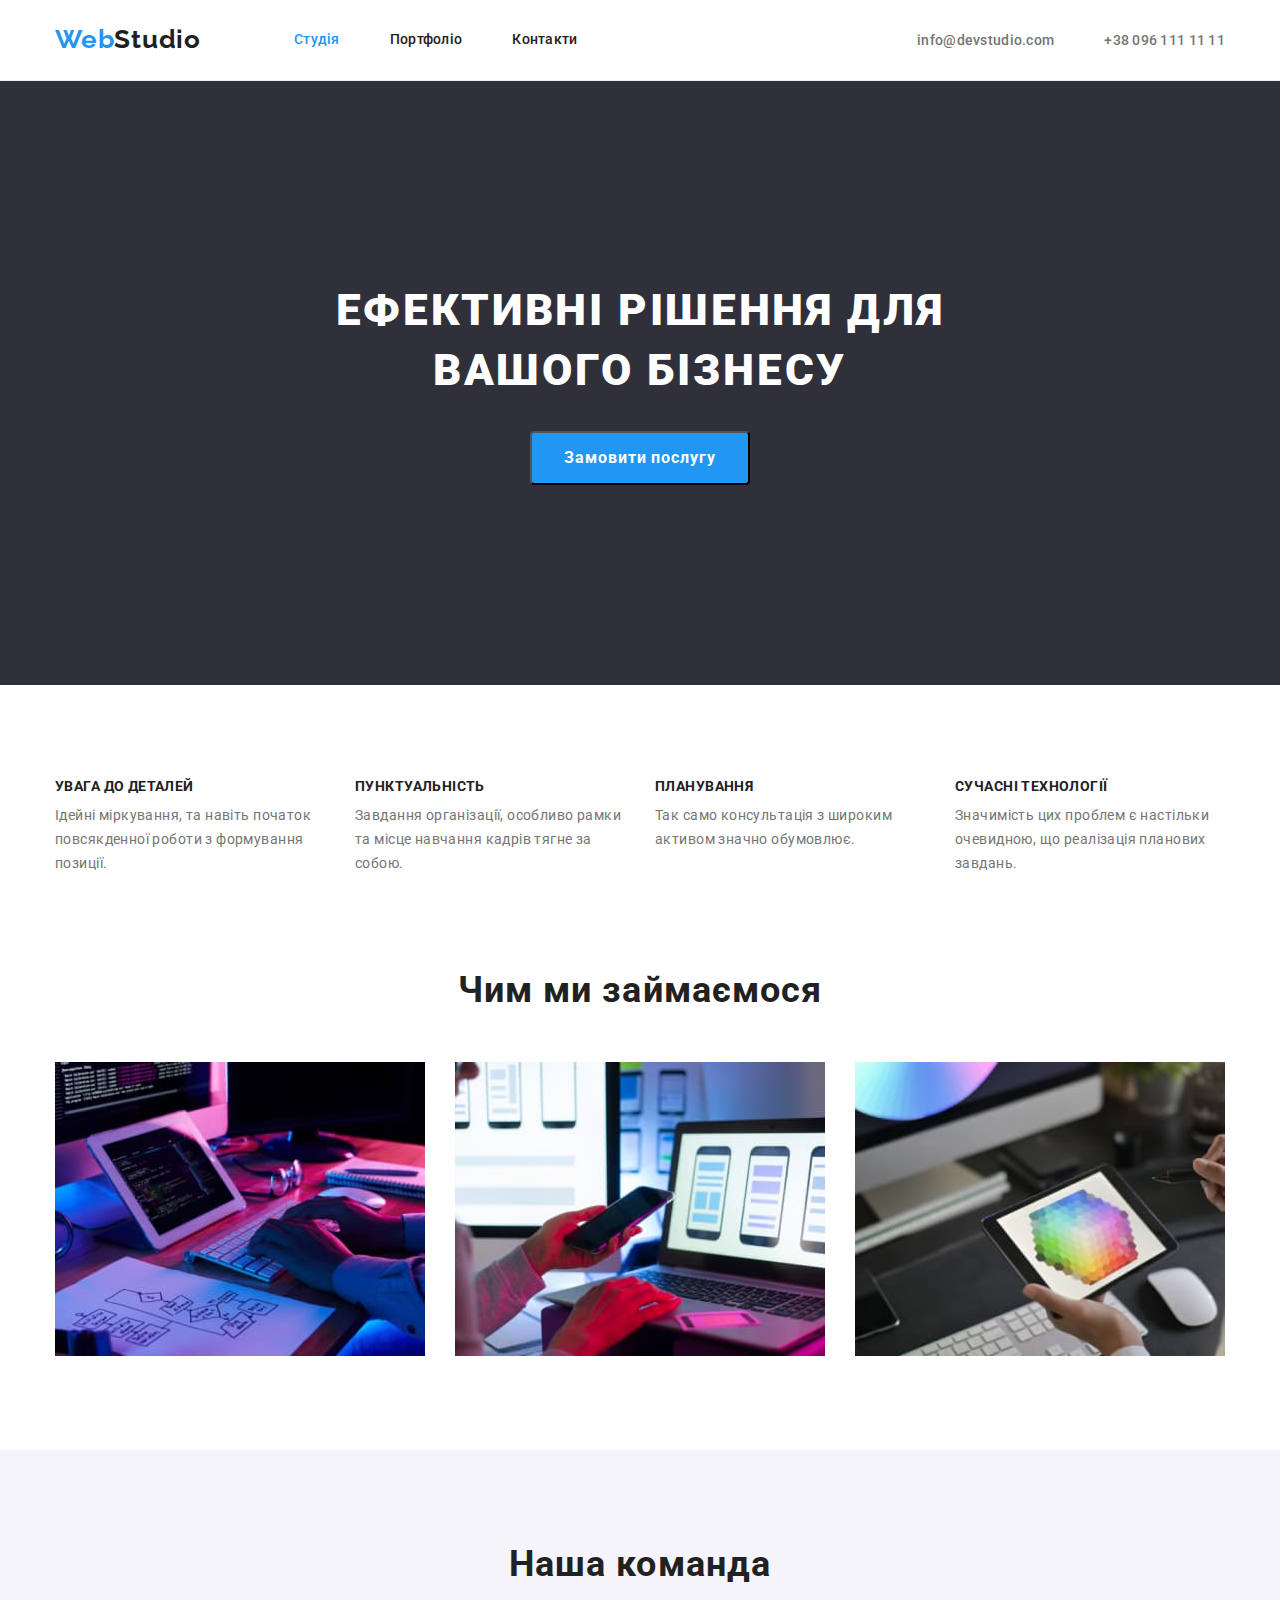
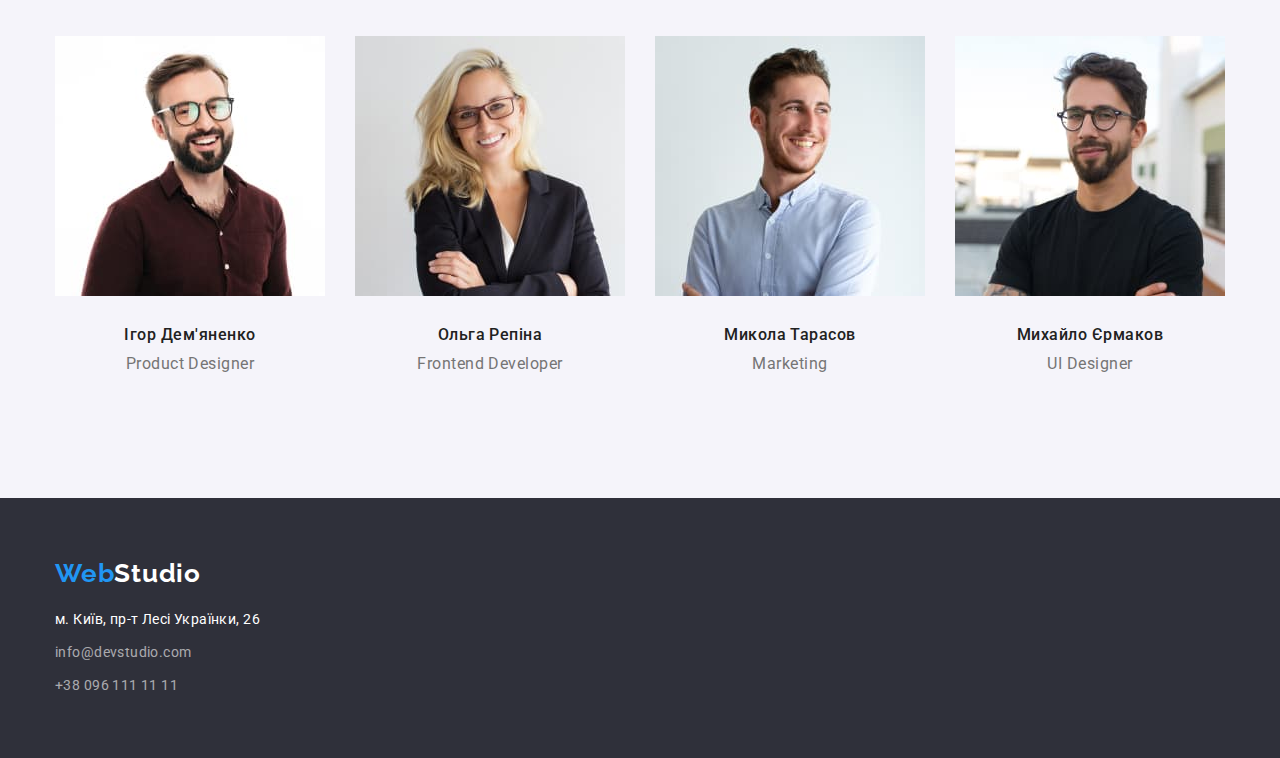
<file: index.html>
<!DOCTYPE html>
<html lang="uk">
  <head>
    <meta charset="UTF-8" />
    <meta http-equiv="X-UA-Compatible" content="IE=edge" />
    <meta name="viewport" content="width=device-width, initial-scale=1.0" />
    <link rel="preconnect" href="https://fonts.googleapis.com" />
    <link rel="preconnect" href="https://fonts.gstatic.com" crossorigin />
    <link
      href="https://fonts.googleapis.com/css2?family=Raleway:wght@700&family=Roboto:wght@400;500;700;900&display=swap"
      rel="stylesheet"
    />
    <link
      rel="stylesheet"
      href="https://cdnjs.cloudflare.com/ajax/libs/modern-normalize/1.1.0/modern-normalize.min.css"
    />
    <title>Студія</title>
    <link rel="stylesheet" href="./css/styles.css" />
  </head>
  <body class="page">
    <header class="header">
      <div class="container main-nav">
        <a class="logo link" href="/"
          >Web<span class="logo-accent">Studio</span></a
        >
        <nav class="header-nav">
          <ul class="header-list list">
            <li class="header-item">
              <a href="" class="header-link current link">Студія</a>
            </li>
            <li class="header-item">
              <a href="./portfolio.html" class="header-link link">Портфоліо</a>
            </li>
            <li class="header-item">
              <a href="" class="header-link link">Контакти</a>
            </li>
          </ul>
        </nav>
        <ul class="connection-list list">
          <li class="connection-item">
            <a href="mailto:info@devstudio.com" class="connection-mail link"
              >info@devstudio.com</a
            >
          </li>
          <li class="connection-item">
            <a href="tel:+380961111111" class="connection-tel link"
              >+38 096 111 11 11</a
            >
          </li>
        </ul>
      </div>
    </header>
    <main>
      <section class="hero">
        <h1 class="hero-title">Ефективні рішення для вашого бізнесу</h1>
        <button type="button" class="hero-btn button">Замовити послугу</button>
      </section>
      <section class="benefits">
        <div class="container">
          <h2 class="visually-hidden">Наші переваги</h2>
          <ul class="benefits-list list">
            <li class="benefits-item">
              <h3 class="benefits-features">Увага до деталей</h3>
              <p class="benefits-bottom-text">
                Ідейні міркування, та навіть початок повсякденної роботи з
                формування позиції.
              </p>
            </li>
            <li class="benefits-item">
              <h3 class="benefits-features">Пунктуальність</h3>
              <p class="benefits-bottom-text">
                Завдання організації, особливо рамки та місце навчання кадрів
                тягне за собою.
              </p>
            </li>
            <li class="benefits-item">
              <h3 class="benefits-features">Планування</h3>
              <p class="benefits-bottom-text">
                Так само консультація з широким активом значно обумовлює.
              </p>
            </li>
            <li class="benefits-item">
              <h3 class="benefits-features">Сучасні технології</h3>
              <p class="benefits-bottom-text">
                Значимість цих проблем є настільки очевидною, що реалізація
                планових завдань.
              </p>
            </li>
          </ul>
        </div>
      </section>
      <section class="promo">
        <div class="container">
          <h2 class="promo-title">Чим ми займаємося</h2>
          <ul class="promo-list list">
            <li class="promo-item">
              <img
                src="./images/img_1.jpg"
                alt="працює за комп'ютером"
                width="370"
                height="294"
              />
            </li>
            <li class="promo-item">
              <img
                src="./images/img_2.jpg"
                alt="порівнює зображення зі смартфона та монітора"
                width="370"
                height="294"
              />
            </li>
            <li class="promo-item">
              <img
                src="./images/img_3.jpg"
                alt="кольорова палітра на планшеті"
                width="370"
                height="294"
              />
            </li>
          </ul>
        </div>
      </section>
      <section class="about">
        <div class="container">
          <h2 class="about-title">Наша команда</h2>
          <ul class="about-list list">
            <li class="about-item">
              <img
                src="./images/img_team_1.jpg"
                alt="усміхнений чоловік"
                width="270"
                height="260"
              />
              <div class="about-card">
                <h3 class="about-name">Ігор Дем'яненко</h3>
                <p lang="en" class="about-bottom-text">Product Designer</p>
              </div>
            </li>
            <li class="about-item">
              <img
                src="./images/img_team_2.jpg"
                alt="усміхнена жінка"
                width="270"
                height="260"
              />
              <div class="about-card">
                <h3 class="about-name">Ольга Репіна</h3>
                <p lang="en" class="about-bottom-text">Frontend Developer</p>
              </div>
            </li>
            <li class="about-item">
              <img
                src="./images/img_team_3.jpg"
                alt="усміхнений хлопець"
                width="270"
                height="260"
              />
              <div class="about-card">
                <h3 class="about-name">Микола Тарасов</h3>
                <p lang="en" class="about-bottom-text">Marketing</p>
              </div>
            </li>
            <li class="about-item">
              <img
                src="./images/img_team_4.jpg"
                alt="хлопець в окулярах"
                width="270"
                height="260"
              />
              <div class="about-card">
                <h3 class="about-name">Михайло Єрмаков</h3>
                <p lang="en" class="about-bottom-text">UI Designer</p>
              </div>
            </li>
          </ul>
        </div>
      </section>
    </main>
    <footer class="footer">
      <div class="container">
        <a class="logo link logo-footer" href="/"
          >Web<span class="logo-color">Studio</span></a
        >
        <address class="footer-address">
          <ul class="footer-list list">
            <li class="footer-item">
              <a
                href="https://goo.gl/maps/C5JSNmvQffLNqYbG8"
                class="footer-link-adress link"
                target="_blank"
                rel="noopener nofollow noreferrer"
                >м. Київ, пр-т Лесі Українки, 26</a
              >
            </li>
            <li class="footer-item">
              <a href="mailto:info@devstudio.com" class="footer-mail link"
                >info@devstudio.com</a
              >
            </li>
            <li class="footer-item">
              <a href="tel:+380961111111" class="footer-tel link"
                >+38 096 111 11 11</a
              >
            </li>
          </ul>
        </address>
      </div>
    </footer>
  </body>
</html>
</file>
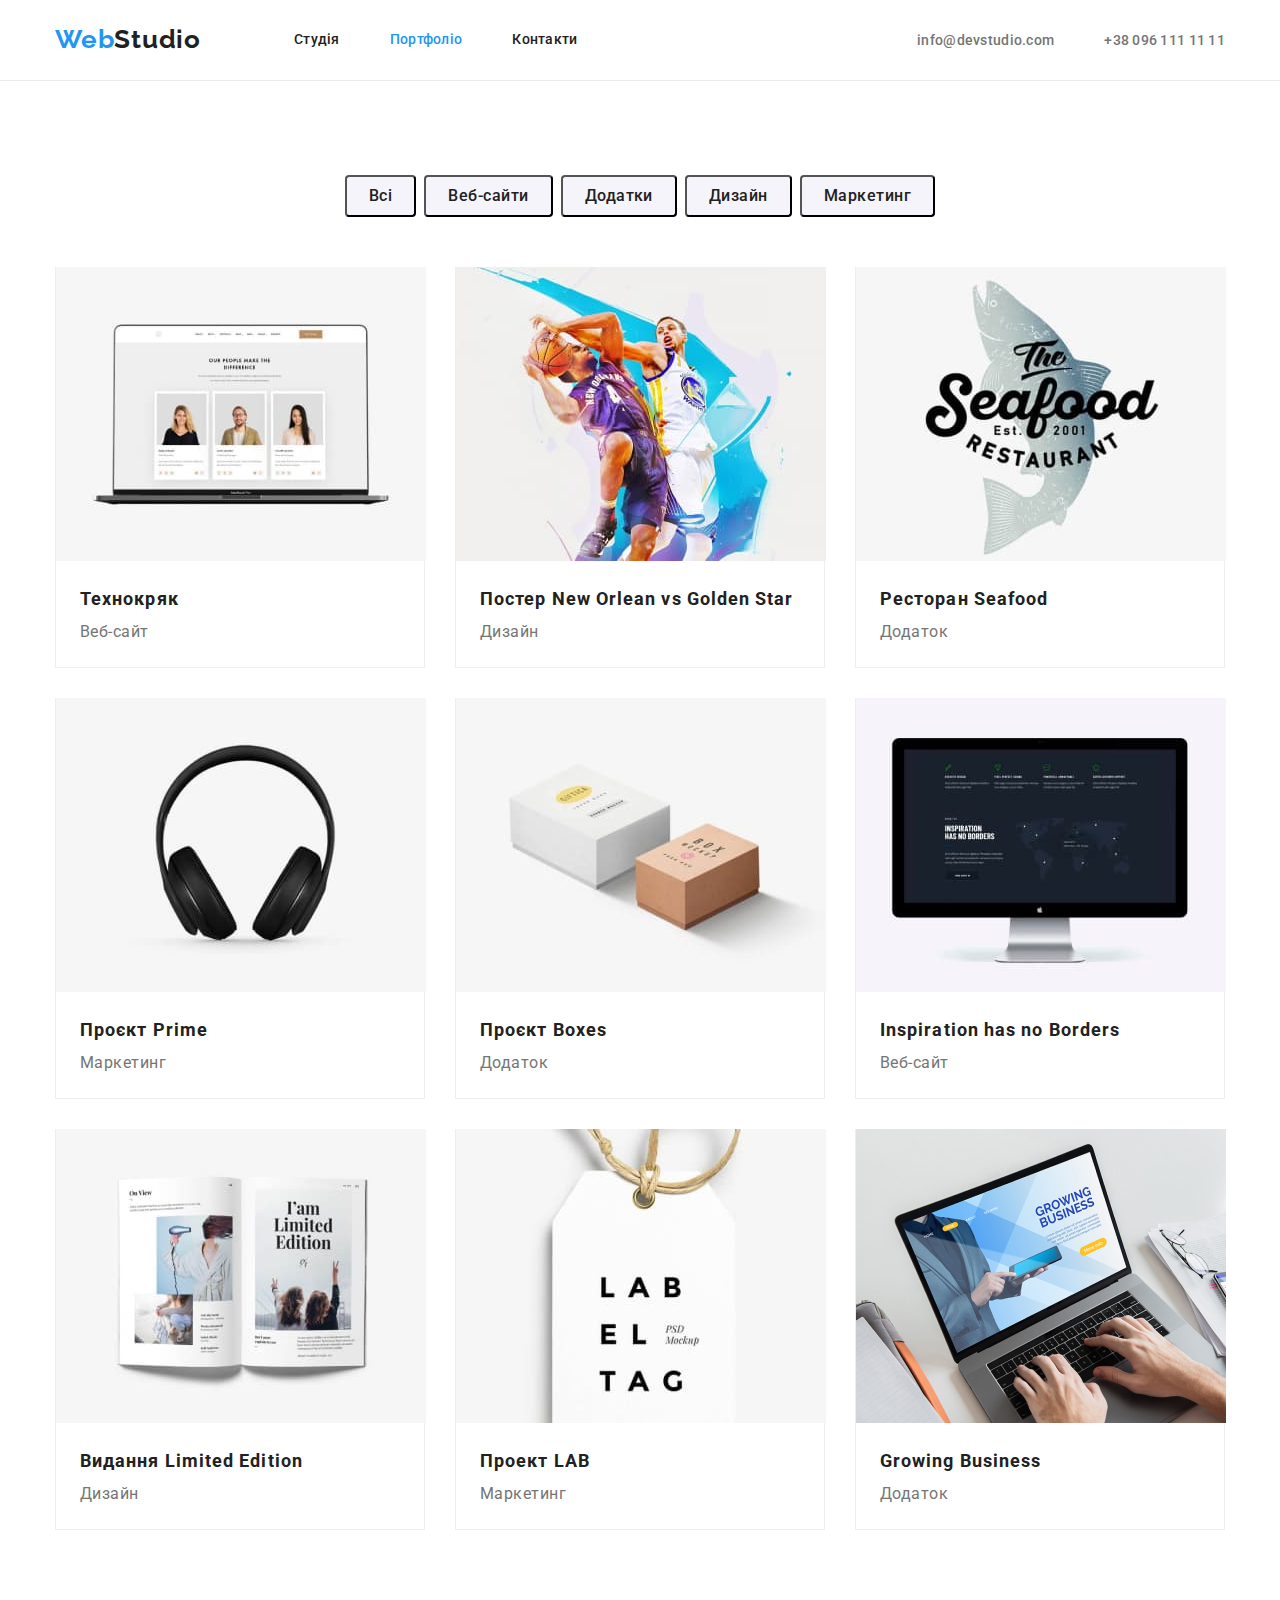
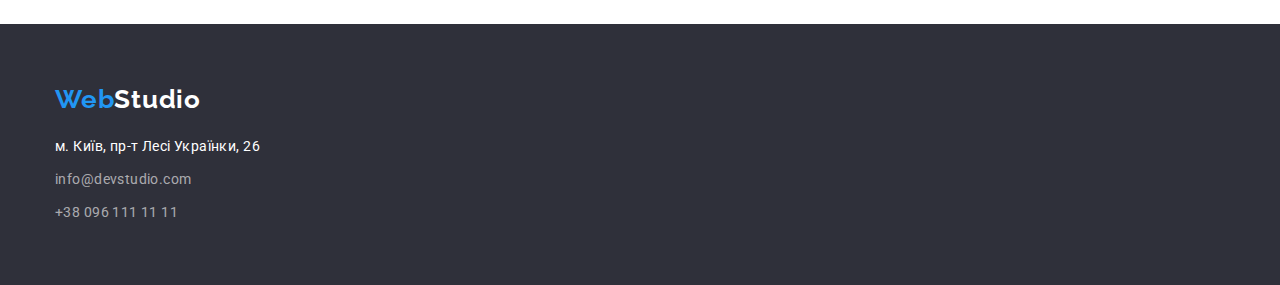
<file: portfolio.html>
<!DOCTYPE html>
<html lang="uk">
  <head>
    <meta charset="UTF-8" />
    <meta http-equiv="X-UA-Compatible" content="IE=edge" />
    <meta name="viewport" content="width=device-width, initial-scale=1.0" />
    <link rel="preconnect" href="https://fonts.googleapis.com" />
    <link rel="preconnect" href="https://fonts.gstatic.com" crossorigin />
    <link
      href="https://fonts.googleapis.com/css2?family=Raleway:wght@700&family=Roboto:wght@400;500;700;900&display=swap"
      rel="stylesheet"
    />
    <link
      rel="stylesheet"
      href="https://cdnjs.cloudflare.com/ajax/libs/modern-normalize/1.1.0/modern-normalize.min.css"
    />
    <title>Портфоліо</title>
    <link rel="stylesheet" href="./css/styles.css" />
  </head>
  <body class="page">
    <header class="header">
      <div class="container main-nav portfolio-nav">
        <a class="logo link" href="/"
          >Web<span class="logo-accent">Studio</span></a
        >
        <nav class="header-nav">
          <ul class="header-list list">
            <li class="header-item">
              <a href="./index.html" class="header-link link">Студія</a>
            </li>
            <li class="header-item">
              <a href="" class="header-link current link">Портфоліо</a>
            </li>
            <li class="header-item">
              <a href="" class="header-link link">Контакти</a>
            </li>
          </ul>
        </nav>
        <ul class="connection-list list">
          <li class="connection-item">
            <a href="mailto:info@devstudio.com" class="connection-mail link"
              >info@devstudio.com</a
            >
          </li>
          <li class="connection-item">
            <a href="tel:+380961111111" class="connection-tel link"
              >+38 096 111 11 11</a
            >
          </li>
        </ul>
      </div>
    </header>
    <main>
      <section class="filter">
        <div class="container">
          <h1 class="filter-title visually-hidden">Категорії</h1>
          <ul class="filter-list list">
            <li class="filter-item">
              <button type="button" class="filter-btn button">Всі</button>
            </li>
            <li class="filter-item">
              <button type="button" class="filter-btn button">Веб-сайти</button>
            </li>
            <li class="filter-item">
              <button type="button" class="filter-btn button">Додатки</button>
            </li>
            <li class="filter-item">
              <button type="button" class="filter-btn button">Дизайн</button>
            </li>
            <li class="filter-item">
              <button type="button" class="filter-btn button">Маркетинг</button>
            </li>
          </ul>
          <h2 class="visually-hidden">Проєкти</h2>
          <ul class="projekt-list list">
            <li class="projekt-item">
              <img
                src="./images/img_projekt_1.jpg"
                alt="головна сторінка сайту"
                width="370"
                height="294"
              />
              <div class="ready-projects">
                <h3 class="projekt-name">Технокряк</h3>
                <p class="projekt-bottom-text">Веб-сайт</p>
              </div>
            </li>
            <li class="projekt-item">
              <img
                src="./images/img_projekt_2.jpg"
                alt="постер з баскетболістами"
                width="370"
                height="294"
              />
              <div class="ready-projects">
                <h3 class="projekt-name">Постер New Orlean vs Golden Star</h3>
                <p class="projekt-bottom-text">Дизайн</p>
              </div>
            </li>
            <li class="projekt-item">
              <img
                src="./images/img_projekt_3.jpg"
                alt="логотип у вигляді акули"
                width="370"
                height="294"
              />
              <div class="ready-projects">
                <h3 class="projekt-name">Ресторан Seafood</h3>
                <p class="projekt-bottom-text">Додаток</p>
              </div>
            </li>
            <li class="projekt-item">
              <img
                src="./images/img_projekt_4.jpg"
                alt="навушники"
                width="370"
                height="294"
              />
              <div class="ready-projects">
                <h3 class="projekt-name">Проєкт Prime</h3>
                <p class="projekt-bottom-text">Маркетинг</p>
              </div>
            </li>
            <li class="projekt-item">
              <img
                src="./images/img_projekt_5.jpg"
                alt="коробки"
                width="370"
                height="294"
              />
              <div class="ready-projects">
                <h3 class="projekt-name">Проєкт Boxes</h3>
                <p class="projekt-bottom-text">Додаток</p>
              </div>
            </li>
            <li class="projekt-item">
              <img
                src="./images/img_projekt_6.jpg"
                alt="мапа на екрані монітора"
                width="370"
                height="294"
              />
              <div class="ready-projects">
                <h3 class="projekt-name">Inspiration has no Borders</h3>
                <p class="projekt-bottom-text">Веб-сайт</p>
              </div>
            </li>
            <li class="projekt-item">
              <img
                src="./images/img_projekt_7.jpg"
                alt="розкрита книга"
                width="370"
                height="294"
              />
              <div class="ready-projects">
                <h3 class="projekt-name">Видання Limited Edition</h3>
                <p class="projekt-bottom-text">Дизайн</p>
              </div>
            </li>
            <li class="projekt-item">
              <img
                src="./images/img_projekt_8.jpg"
                alt="бірка з написом"
                width="370"
                height="294"
              />
              <div class="ready-projects">
                <h3 class="projekt-name">Проект LAB</h3>
                <p class="projekt-bottom-text">Маркетинг</p>
              </div>
            </li>
            <li class="projekt-item">
              <img
                src="./images/img_projekt_9.jpg"
                alt="додаток на екрані ноутбука"
                width="370"
                height="294"
              />
              <div class="ready-projects">
                <h3 class="projekt-name">Growing Business</h3>
                <p class="projekt-bottom-text">Додаток</p>
              </div>
            </li>
          </ul>
        </div>
      </section>
    </main>
    <footer class="footer">
      <div class="container">
        <a class="logo link logo-footer" href="/"
          >Web<span class="logo-color">Studio</span></a
        >
        <address class="footer-address">
          <ul class="footer-list list">
            <li class="footer-item">
              <a
                href="https://goo.gl/maps/C5JSNmvQffLNqYbG8"
                class="footer-link-adress link"
                target="_blank"
                rel="noopener nofollow noreferrer"
                >м. Київ, пр-т Лесі Українки, 26</a
              >
            </li>
            <li class="footer-item">
              <a href="mailto:info@devstudio.com" class="footer-mail link"
                >info@devstudio.com</a
              >
            </li>
            <li class="footer-item">
              <a href="tel:+380961111111" class="footer-tel link"
                >+38 096 111 11 11</a
              >
            </li>
          </ul>
        </address>
      </div>
    </footer>
  </body>
</html>
</file>
<file: css/styles.css>
:root {
  --text-color: #212121;
  --second-text-color: #757575;
  --third-text-color: #ffffff;
  --hero-text-color: #ffffff;
  --hero-background-color: #2f303a;
  --accent-color: #2196f3;
  --second-accent-color: #188ce8;
  --promo-background-color: #f5f4fa;
  --footer-background-color: #2f303a;
  --border-bottom-color: #eeeeee;
  --padding-standart: 94px 0px;
}

body {
  font-family: "Roboto", sans-serif;
  color: var(--text-color);
}

img {
  display: block;
}

.visually-hidden {
  position: absolute;
  width: 1px;
  height: 1px;
  margin: -1px;
  border: 0;
  padding: 0;
  white-space: nowrap;
  clip-path: inset(100%);
  clip: rect(0 0 0 0);
  overflow: hidden;
}

.list {
  padding: 0px;
  margin: 0px;
  list-style: none;
}

.link {
  text-decoration: none;
}

.logo {
  display: block;
  padding-top: 24px;
  padding-bottom: 25px;

  font-family: "Raleway", sans-serif;
  font-weight: 700;
  font-size: 26px;
  line-height: 1.19;
  letter-spacing: 0.03em;
  color: var(--accent-color);
}

.logo-accent {
  color: var(--text-color);
}

.container {
  margin: 0 auto;
  padding-left: 15px;
  padding-right: 15px;

  width: 1200px;
  /* outline: 1px solid tomato; */
}

/* -----------------HEADER----------------- */

.header {
  border-bottom-width: 1px;
  border-bottom-style: solid;
  border-bottom-color: #ececec;
}

.main-nav {
  display: flex;
  align-items: center;
}

.header-nav .link.current {
  color: var(--accent-color);
}

.header-list {
  display: flex;
  margin-left: 93px;
}

.header-list .header-item + .header-item {
  margin-left: 50px;
}

.header-link {
  display: block;
  padding-top: 32px;
  padding-bottom: 32px;

  font-weight: 500;
  font-size: 14px;
  line-height: 1.14;
  letter-spacing: 0.02em;
  color: var(--text-color);
}

.header-link:hover,
.header-link:focus {
  color: var(--accent-color);
}

/* -----------------CONNECTION----------------- */

.connection-list {
  display: flex;
  margin-left: auto;
}

.connection-list .connection-item + .connection-item {
  margin-left: 50px;
}

.connection-mail,
.connection-tel {
  font-weight: 500;
  font-size: 14px;
  line-height: 1.14;
  letter-spacing: 0.02em;
  color: var(--second-text-color);
}

.connection-mail:hover,
.connection-mail:focus {
  color: var(--accent-color);
}

.connection-tel:hover,
.connection-tel:focus {
  color: var(--accent-color);
}

/* ------------------HERO-------------------- */

.hero {
  display: block;
  padding: 200px 0px;

  background: var(--hero-background-color);
}

.hero-title {
  margin: 0px auto;
  padding-bottom: 30px;

  text-transform: uppercase;
  font-weight: 900;
  font-size: 44px;
  line-height: 1.36;
  text-align: center;
  letter-spacing: 0.06em;
  max-width: 696px;
  color: var(--hero-text-color);
}

.hero-btn {
  display: block;
  padding: 10px 32px;
  margin: 0 auto;

  text-decoration: none;
  font-family: inherit;
  font-weight: 700;
  font-size: 16px;
  line-height: 1.87;
  text-align: center;
  letter-spacing: 0.06em;
  border-radius: 4px;
  color: var(--hero-text-color);
  background-color: var(--accent-color);
}

.hero-btn:hover,
.hero-btn:focus {
  background-color: var(--second-accent-color);
}

.button {
  cursor: pointer;
}

/* ------------------BENEFITS-------------------- */

.benefits {
  padding-top: 94px;
  padding-bottom: 94px;
}

.benefits-list {
  display: flex;
}

.benefits-list .benefits-item + .benefits-item {
  margin-left: 30px;
}

.benefits-features {
  margin-top: 0px;
  margin-bottom: 10px;

  font-weight: 700;
  font-size: 14px;
  line-height: 1.14;
  letter-spacing: 0.03em;
  text-transform: uppercase;
  color: var(--text-color);
}

.benefits-bottom-text {
  margin: 0px;

  font-size: 14px;
  line-height: 1.71;
  letter-spacing: 0.03em;
  color: var(--second-text-color);
  max-width: 270px;
  max-height: 75px;
}

/* ------------------PROMO-------------------- */

.promo {
  padding-bottom: 94px;
}

.promo-list {
  display: flex;
}

.promo-list .promo-item + .promo-item {
  margin-left: 30px;
}

.promo-title {
  margin-top: 0px;
  margin-bottom: 50px;

  font-weight: 700;
  font-size: 36px;
  line-height: 1.16;
  text-align: center;
  letter-spacing: 0.03em;
  color: var(--text-color);
}

/* ------------------ABOUT------------------- */

.about {
  background-color: var(--promo-background-color);
  padding-top: 94px;
  padding-bottom: 94px;
}

.about-title {
  margin-top: 0px;
  margin-bottom: 50px;

  font-weight: 700;
  font-size: 36px;
  line-height: 1.16;
  text-align: center;
  letter-spacing: 0.03em;
  color: var(--text-color);
}

.about-list {
  display: flex;
}

.about-list .about-item + .about-item {
  margin-left: 30px;
}

.about-name {
  margin: 0px;
  margin-bottom: 10px;

  font-weight: 500;
  font-size: 16px;
  line-height: 1.18;
  text-align: center;
  letter-spacing: 0.03em;
  color: var(--text-color);
}

.about-bottom-text {
  margin: 0px;

  font-size: 16px;
  line-height: 1.18;
  text-align: center;
  letter-spacing: 0.03em;
  color: var(--second-text-color);
}

.about-card {
  padding-top: 30px;
  padding-bottom: 30px;
}

/* ------------------FOOTER------------------- */

.footer {
  padding-top: 60px;
  padding-bottom: 60px;

  background: var(--footer-background-color);
}

.logo-footer {
  padding-top: 0px;
  padding-bottom: 20px;
}

.logo-color {
  color: var(--hero-text-color);
}

/* ------------------CONTACTS------------------- */

.footer-address {
  font-style: normal;
}

.footer-list .footer-item + .footer-item {
  margin-top: 9px;
}

.footer-mail,
.footer-tel {
  font-size: 14px;
  line-height: 1.71;
  letter-spacing: 0.03em;
  color: rgba(255, 255, 255, 0.6);
}

.footer-link-adress:hover,
.footer-link-adress:focus {
  color: var(--accent-color);
}

.footer-mail:hover,
.footer-mail:focus {
  color: var(--accent-color);
}

.footer-tel:hover,
.footer-tel:focus {
  color: var(--accent-color);
}

.footer-link-adress {
  font-size: 14px;
  line-height: 1.71;
  letter-spacing: 0.03em;
  color: var(--third-text-color);
}

/* ------------------PORTFOLIO------------------- */

/* ------------------FILTER------------------- */

.filter {
  padding: 94px 0px;
}

.filter-list {
  display: flex;
  justify-content: center;

  margin-bottom: 50px;
}

.filter-list .filter-item + .filter-item {
  margin-left: 8px;
}

.filter-btn {
  padding: 6px 22px;

  font-family: "Roboto";
  font-weight: 500;
  font-size: 16px;
  line-height: 1.62;
  text-align: center;
  letter-spacing: 0.03em;
  color: var(--text-color);
  background-color: var(--promo-background-color);
  border-radius: 4px;
}

.filter-btn:hover,
.filter-btn:focus {
  color: var(--third-text-color);
  background-color: var(--accent-color);
}

/* ------------------PROJEKT------------------- */

.projekt-list {
  display: flex;
  flex-wrap: wrap;
}

.projekt-item {
  width: 370px;
  margin-right: 30px;
  margin-bottom: 30px;
  border-bottom-width: 1px;
  border-bottom-style: solid;
  border-bottom-color: var(--border-bottom-color);
  border-right-width: 1px;
  border-right-style: solid;
  border-right-color: var(--border-bottom-color);
  border-left-width: 1px;
  border-left-style: solid;
  border-left-color: var(--border-bottom-color);
}

.projekt-item:nth-last-child(-n + 3) {
  margin-bottom: 0px;
}

.projekt-item:nth-child(3n) {
  margin-right: 0px;
}

.ready-projects {
  padding: 20px 24px;
}

.projekt-name {
  font-weight: 700;
  font-size: 18px;
  line-height: 2;
  letter-spacing: 0.06em;
  color: var(--text-color);
}

.projekt-bottom-text {
  font-size: 16px;
  line-height: 1.88;
  letter-spacing: 0.03em;
  color: var(--second-text-color);
}

.projekt-name,
.projekt-bottom-text {
  margin: 0px;
}

/* :root{
--text-color:#212121;
--second-text-color:#757575;
--third-text-color:#FFFFFF;
--hero-text-color:#FFFFFF;
--hero-background-color:#2F303A;
--accent-color:#2196F3;
--second-accent-color:#188CE8;
--promo-background-color:#F5F4FA;
--footer-background-color:#2F303A;
 */
</file>
